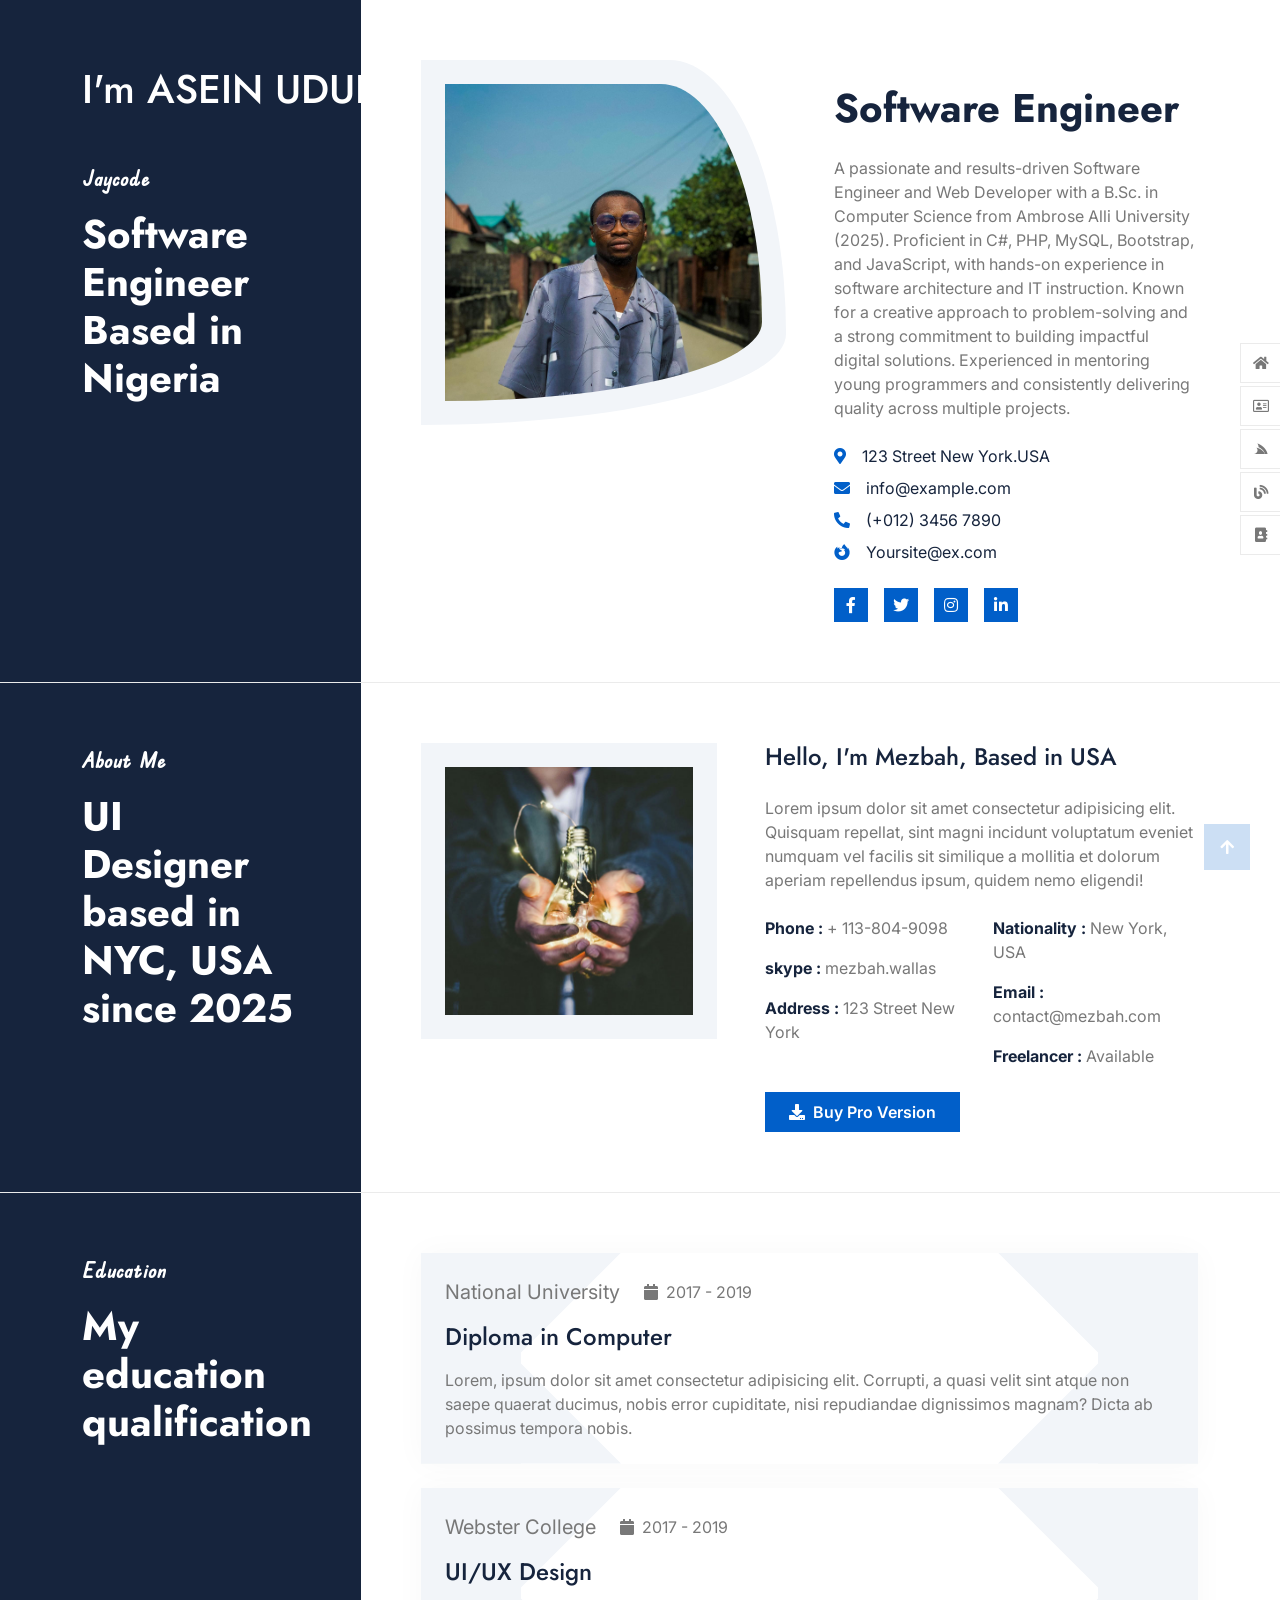
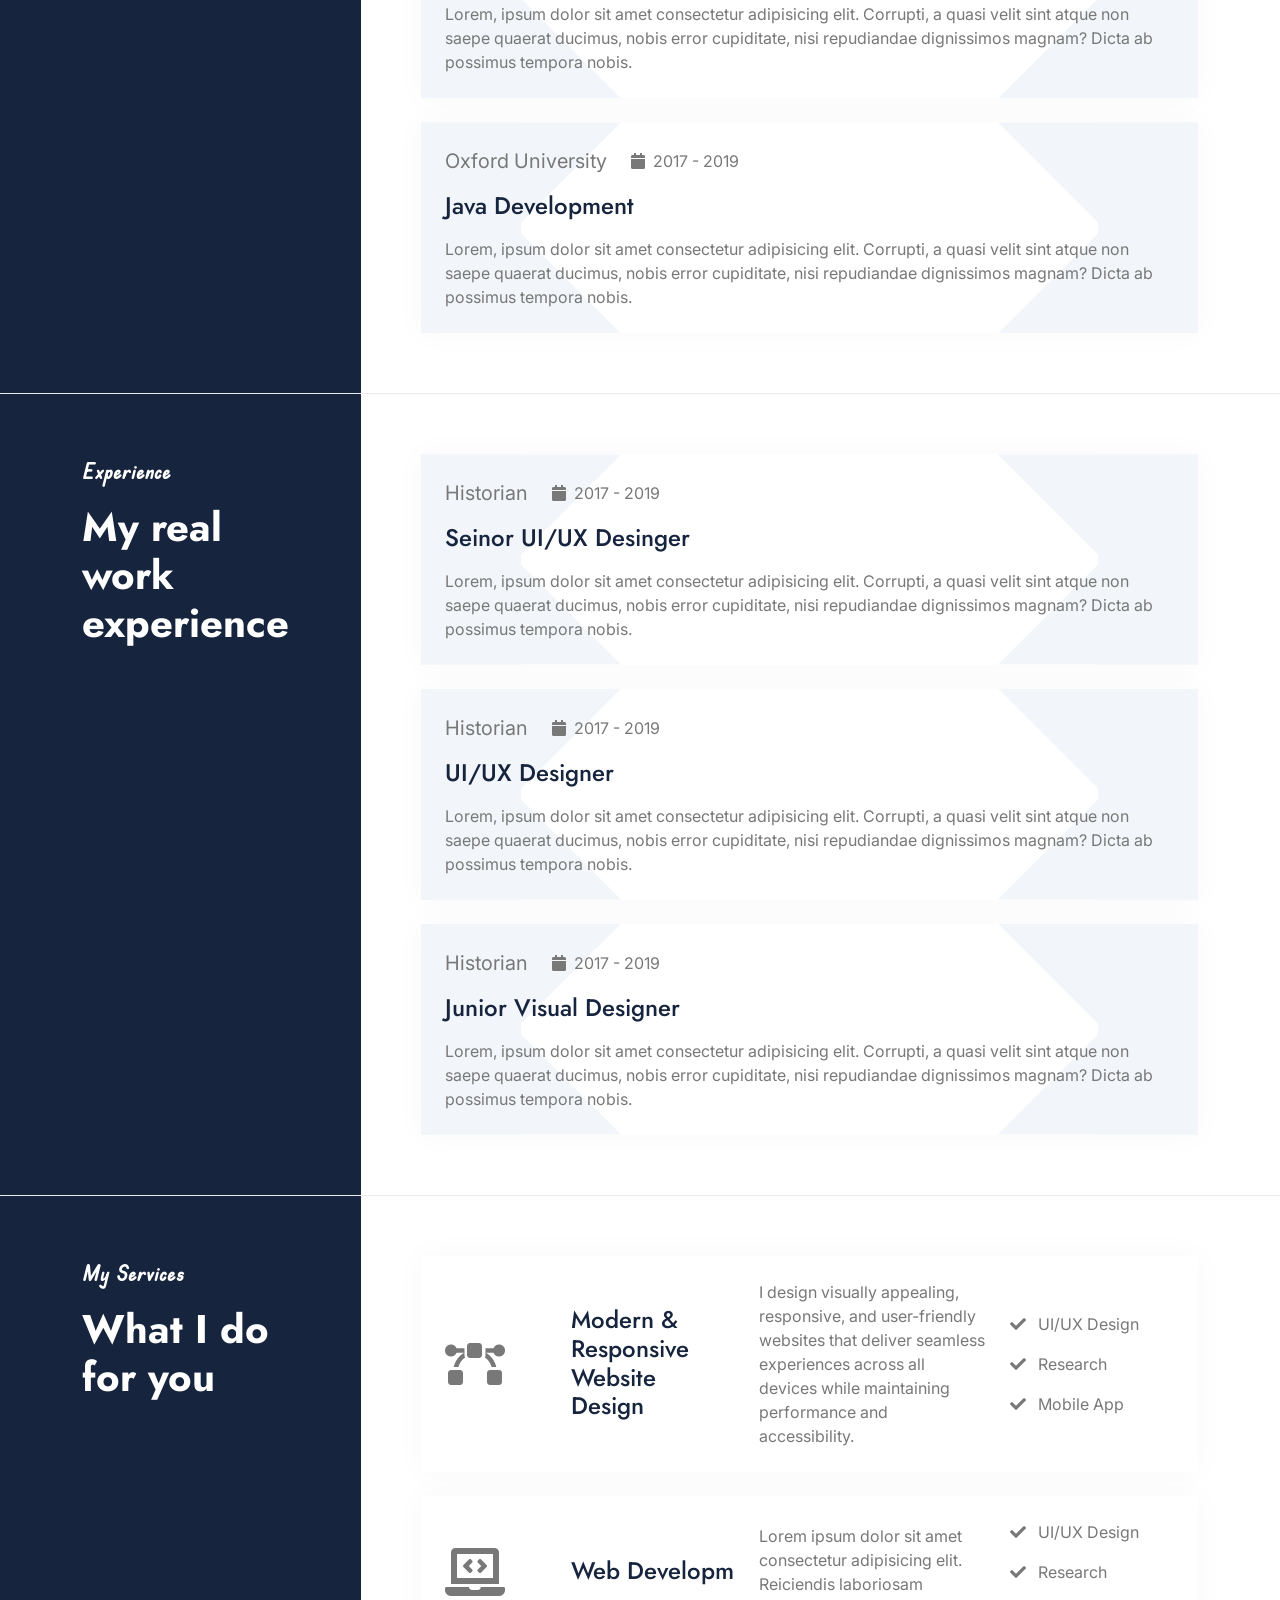
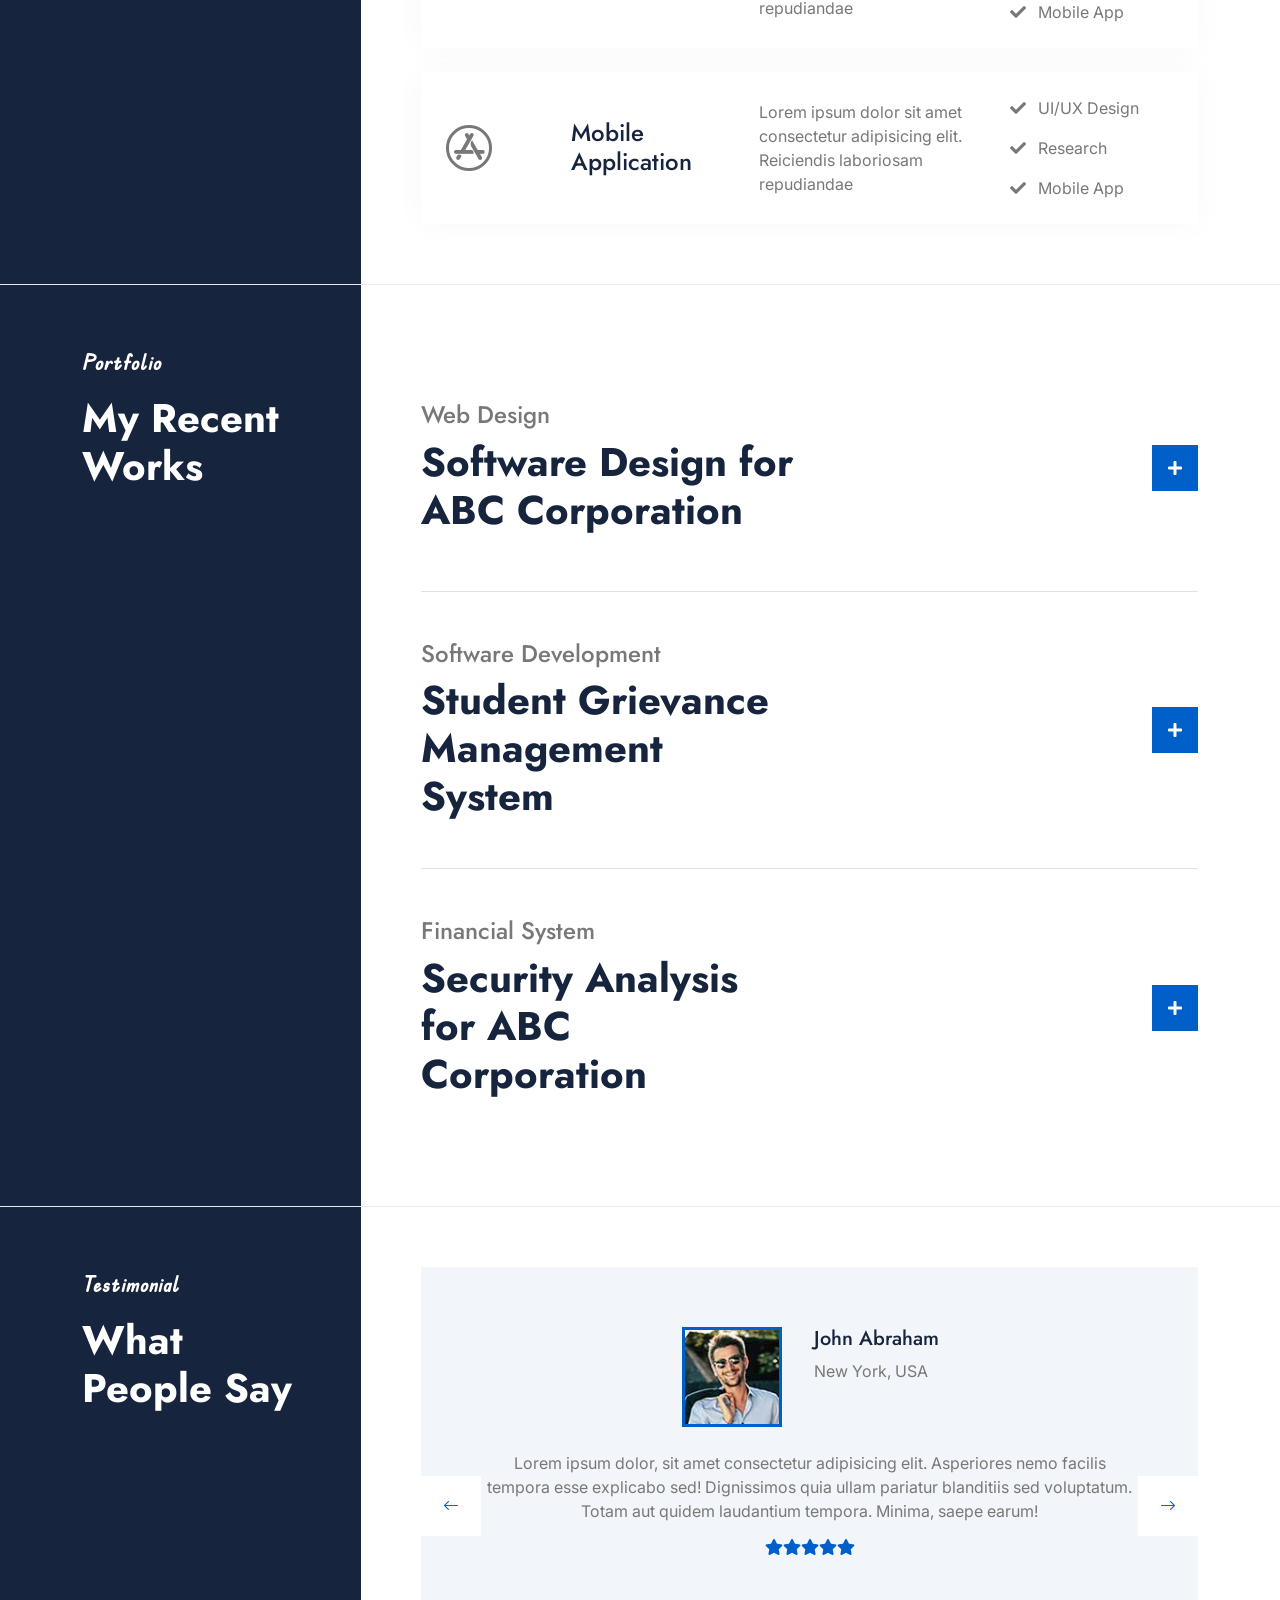
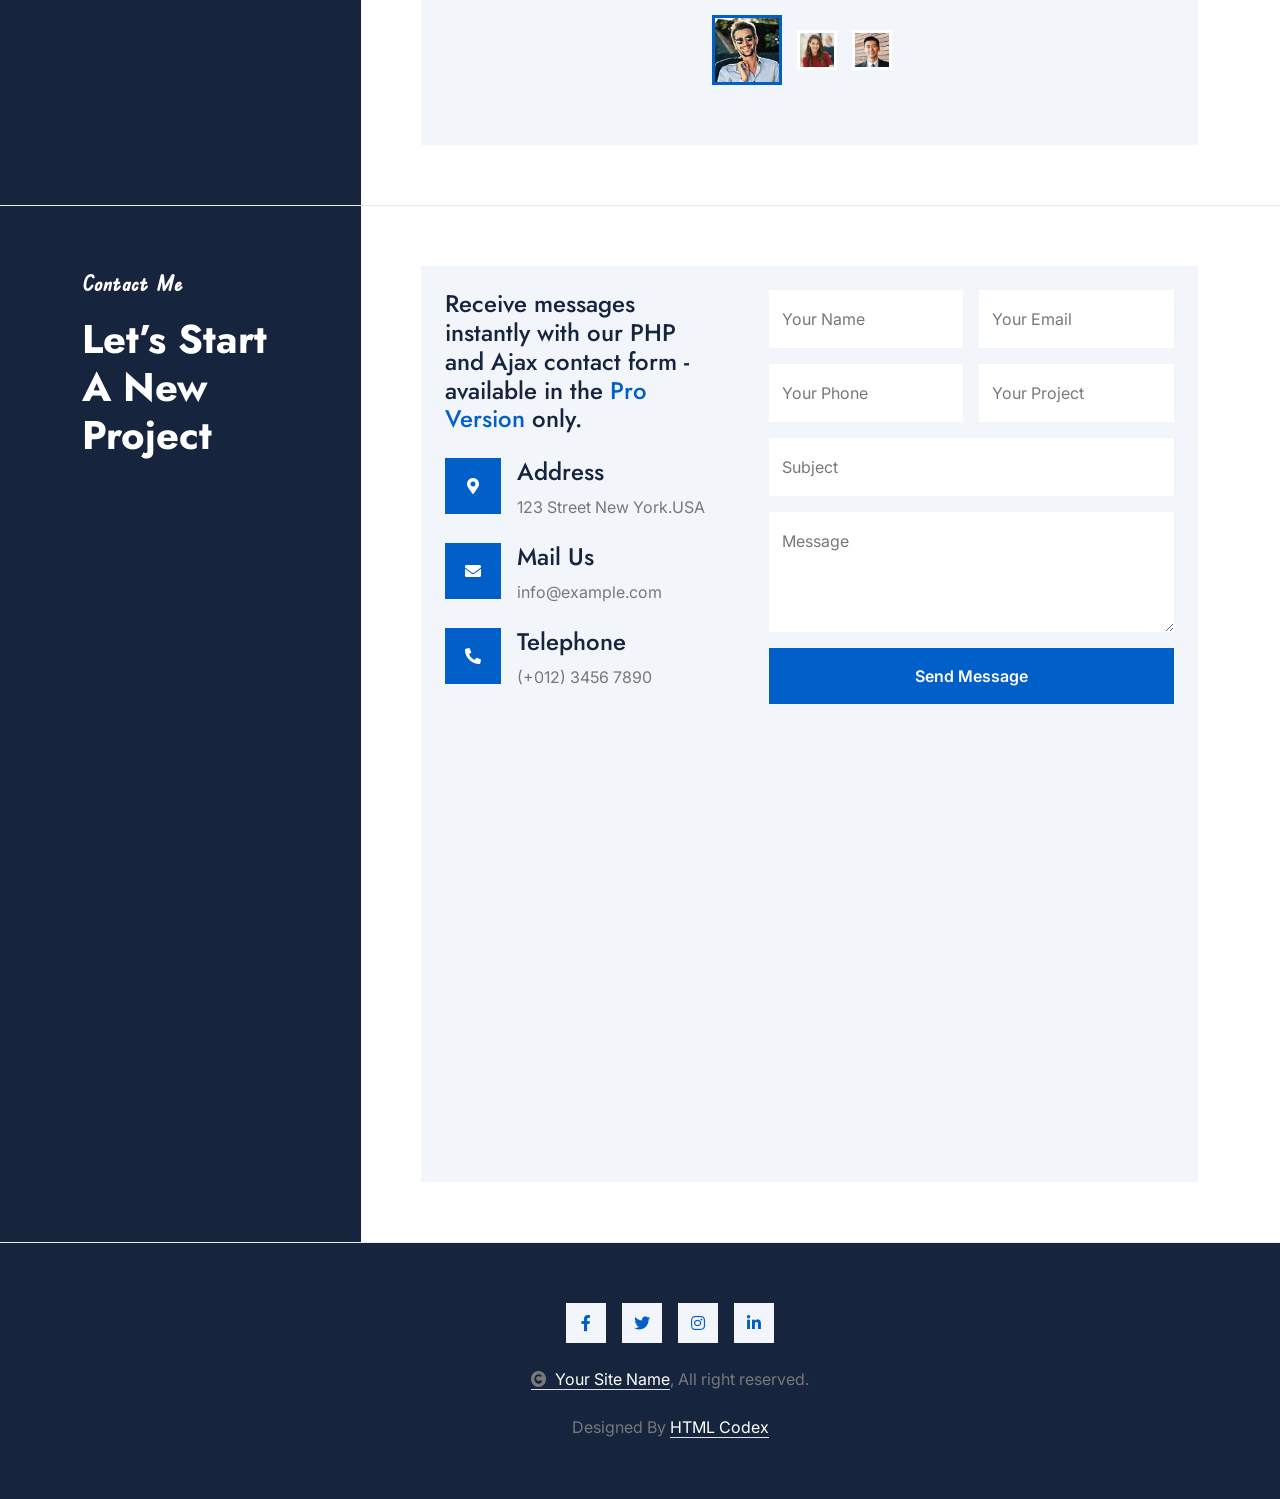
<file: index.html>
<!DOCTYPE html>
<html lang="en">

    <head>
        <meta charset="utf-8">
        <title>AUE - Jay-Code | Software Engineer</title>
        <meta content="width=device-width, initial-scale=1.0" name="viewport">
        <meta content="" name="keywords">
        <meta content="" name="description">

        <!-- Google Web Fonts -->
        <link rel="preconnect" href="https://fonts.googleapis.com">
        <link rel="preconnect" href="https://fonts.gstatic.com" crossorigin>
        <link href="https://fonts.googleapis.com/css2?family=Inter:wght@100..900&family=Edu+TAS+Beginner:wght@400..700&family=Jost:ital,wght@0,100..900;1,100..900&display=swap" rel="stylesheet">

        <!-- Icon Font Stylesheet -->
        <link rel="stylesheet" href="https://use.fontawesome.com/releases/v5.15.4/css/all.css"/>
        <link href="https://cdn.jsdelivr.net/npm/bootstrap-icons@1.4.1/font/bootstrap-icons.css" rel="stylesheet">

        <!-- Libraries Stylesheet -->
        <link rel="stylesheet" href="lib/animate/animate.min.css"/>
        <link href="lib/lightbox/css/lightbox.min.css" rel="stylesheet">
        <link href="lib/owlcarousel/assets/owl.carousel.min.css" rel="stylesheet">

        <link rel="icon" href="images/logo.png" type="image/x-icon">

        <!-- Customized Bootstrap Stylesheet -->
        <link href="css/bootstrap.min.css" rel="stylesheet">

        <!-- Template Stylesheet -->
        <link href="css/style.css" rel="stylesheet">

        <style>
            body.loader-active {
                overflow: hidden;
            }

            .site-loader {
                position: fixed;
                inset: 0;
                z-index: 99999;
                display: flex;
                align-items: center;
                justify-content: center;
                background: linear-gradient(135deg, #0f172a 0%, #111827 100%);
                transition: opacity 0.4s ease, visibility 0.4s ease;
            }

            .site-loader.is-hidden {
                opacity: 0;
                visibility: hidden;
                pointer-events: none;
            }

            .site-loader .loader-card {
                width: min(90vw, 420px);
                padding: 28px 24px;
                border-radius: 20px;
                background: rgba(255, 255, 255, 0.1);
                backdrop-filter: blur(12px);
                border: 1px solid rgba(255, 255, 255, 0.15);
                box-shadow: 0 20px 45px rgba(0, 0, 0, 0.35);
            }

            .site-loader .progress-bar {
                width: 100%;
                height: 30px;
                background: rgba(255, 255, 255, 0.18);
                border-radius: 999px;
                overflow: hidden;
                position: relative;
            }

            .site-loader .bar-fill {
                width: 0%;
                height: 100%;
                background: linear-gradient(90deg, #024abf 0%, #2b6fd6 100%);
                transition: width 0.06s linear;
            }

            .site-loader .percent {
                position: absolute;
                inset: 0;
                display: grid;
                place-items: center;
                font-weight: 700;
                color: #fff;
                font-size: 0.95rem;
            }

            .site-loader .status {
                display: block;
                margin-top: 15px;
                text-align: center;
                font-size: 1rem;
                color: #e5e7eb;
            }
        </style>
    </head>

    <body>

        <div id="siteLoader" class="site-loader">
            <div class="loader-card">
                <div class="progress-bar">
                    <div class="bar-fill"></div>
                    <div class="percent">0%</div>
                </div>
                <span class="status">Loading...</span>
            </div>
        </div>


        <!-- Navbar Start -->
        <div class="container-fluid nav-section border-0">
            <nav class="navbar navbar-light">
                <div class="navbar-nav flex-column">
                    <a href="#pigraHome" class="nav-item nav-link active"><span class="fa fa-home"></span> Home</a>
                    <a href="#pigraAbout" class="nav-item nav-link"><span class="far fa-address-card"></span> About</a>
                    <a href="#pigraService" class="nav-item nav-link"><span class="fab fa-servicestack"></span> Service</a>
                    <a href="#pigraPortfolio" class="nav-item nav-link"><span class="fa fa-blog"></span> Projects</a>
                    <a href="#pigraContact" class="nav-item nav-link"><span class="fas fa-address-book"></span> Contact</a>
                </div>
            </nav>
        </div>
        <!-- Navbar End -->

        <!-- Header Start -->
        <div class="container-fluid" id="pigraHome">
            <div class="container">
                <div class="row g-0">
                    <div class="col-12 col-lg-3">
                        <div class="header-content bg-dark h-100 pt-6 pe-6 pb-6">
                            <a href="index.html" class="navbar-brand d-inline-flex pb-5 wow fadeInUp" data-wow-delay="0.1s">
                                <h1 class="display-8 text-white mb-0">I'm ASEIN UDUEHI</h1>
                            </a>
                            <div class="text-start d-flex flex-column justify-content-center wow fadeInUp" data-wow-delay="0.3s">
                                <p class="text-white sub-title"> Jaycode </p>
                                <h1 class="display-6 text-white mb-0">Software Engineer Based in Nigeria</h1>
                            </div>
                        </div>
                    </div>
                    <div class="col-12 col-lg-9">
                        <div class="header-img d-flex h-100 pt-6 ps-6 pb-6">
                            <div class="row g-5">
                                <div class="col-xl-6 wow fadeInUp" data-wow-delay="0.1s">
                                    <div class="bg-light p-4" style="border-radius: 68% 32% 100% 0% / 0% 75% 25% 100%;">
                                        <img src="img/header-img.jpg" class="img-fluid w-100" style="border-radius: 68% 32% 100% 0% / 0% 75% 25% 100%;" alt="Asein Uduehi">
                                    </div>
                                </div>
                                <div class="col-xl-6 wow fadeInUp" data-wow-delay="0.3s">
                                    <h1 class="display-6 mb-4">  <h1 class="display-6 mb-4"><span id="role-swapper">Software Engineer</span></h1></h1>
                                    <p class="mb-4">A passionate and results-driven Software Engineer and Web Developer with a B.Sc. 
                                                    in Computer Science from Ambrose Alli University (2025). Proficient in C#, PHP, MySQL, Bootstrap, and JavaScript, 
                                                    with hands-on experience in software architecture and IT instruction. 
                                                    Known for a creative approach to problem-solving and a strong commitment to building impactful digital solutions.
                                                     Experienced in mentoring young programmers and consistently delivering quality across multiple projects.
                                    </p>
                                    <div class="d-flex align-items-center mb-2">
                                        <i class="fas fa-map-marker-alt text-primary me-3"></i>
                                        <p class="text-dark mb-0">123 Street New York.USA</p>
                                    </div>
                                    <div class="d-flex align-items-center mb-2">
                                        <i class="fas fa-envelope text-primary me-3"></i>
                                        <p class="text-dark mb-0">info@example.com</p>
                                    </div>
                                    <div class="d-flex align-items-center mb-2">
                                        <i class="fa fa-phone-alt text-primary me-3"></i>
                                        <p class="text-dark mb-0">(+012) 3456 7890</p>
                                    </div>
                                    <div class="d-flex align-items-center mb-4">
                                        <i class="fab fa-firefox-browser text-primary me-3"></i>
                                        <p class="text-dark mb-0">Yoursite@ex.com</p>
                                    </div>
                                    <div class="d-flex">
                                        <a class="btn btn-primary btn-sm-square me-3" href="#"><i class="fab fa-facebook-f text-white"></i></a>
                                        <a class="btn btn-primary btn-sm-square me-3" href="#"><i class="fab fa-twitter text-white"></i></a>
                                        <a class="btn btn-primary btn-sm-square me-3" href="#"><i class="fab fa-instagram text-white"></i></a>
                                        <a class="btn btn-primary btn-sm-square me-0" href="#"><i class="fab fa-linkedin-in text-white"></i></a>
                                    </div>
                                </div>
                            </div>
                        </div>
                    </div>
                </div>
            </div>
        </div>
        <!-- Header End -->


        <!-- About Start -->
        <div class="container-fluid" id="pigraAbout">
            <div class="container">
                <div class="row g-0">
                    <div class="col-12 col-lg-3">
                        <div class="about-header bg-dark h-100 pt-6 pe-6 pb-6">
                            <div class="text-start d-flex flex-column justify-content-center wow fadeInUp" data-wow-delay="0.1s">
                                <p class="text-white sub-title">About Me</p>
                                <h1 class="display-6 text-white mb-0">UI Designer based in NYC, USA since 2025</h1>
                            </div>
                        </div>
                    </div>
                    <div class="col-12 col-lg-9">
                        <div class="about-content h-100 pt-6 ps-6 pb-6">
                            <div class="row g-5">
                                <div class="col-xl-5">
                                    <div class="about-img bg-light p-4 wow fadeInUp" data-wow-delay="0.1s">
                                        <img src="img/about.jpg" class="img-fluid w-100" alt="Image">
                                        <div class="sosial-icon">
                                            <a class="btn btn-primary btn-sm-square mb-3" href="#"><i class="fab fa-facebook-f text-white"></i></a>
                                            <a class="btn btn-primary btn-sm-square mb-3" href="#"><i class="fab fa-twitter text-white"></i></a>
                                            <a class="btn btn-primary btn-sm-square mb-3" href="#"><i class="fab fa-instagram text-white"></i></a>
                                            <a class="btn btn-primary btn-sm-square mb-0" href="#"><i class="fab fa-linkedin-in text-white"></i></a>
                                        </div>
                                    </div>
                                </div>
                                <div class="col-xl-7 wow fadeInUp" data-wow-delay="0.3s">
                                    <h4 class="mb-4">Hello, I'm Mezbah, Based in USA</h4>
                                    <p class="mb-4">Lorem ipsum dolor sit amet consectetur adipisicing elit. Quisquam repellat, sint magni incidunt voluptatum eveniet numquam vel facilis sit similique a mollitia et dolorum aperiam repellendus ipsum, quidem nemo eligendi!
                                    </p>
                                    <div class="row g-4 mb-4">
                                        <div class="col-6">
                                            <p><strong class="fw-bold text-dark">Phone :</strong> + 113-804-9098</p>
                                            <p><strong class="fw-bold text-dark">skype :</strong> mezbah.wallas</p>
                                            <p class="mb-0"><strong class="fw-bold text-dark">Address :</strong> 123 Street New York</p>
                                        </div>
                                        <div class="col-6">
                                            <p><strong class="fw-bold text-dark">Nationality :</strong> New York, USA</p>
                                            <p><strong class="fw-bold text-dark">Email :</strong> contact@mezbah.com</p>
                                            <p class="mb-0"><strong class="fw-bold text-dark">Freelancer :</strong> Available</p>
                                        </div>
                                    </div>
                                    <a href="https://htmlcodex.com/downloading/?item=3433" class="btn btn-primary py-2 px-4"> <i class="fas fa-download me-2"></i>Buy Pro Version</a>
                                </div>
                            </div>
                        </div>
                    </div>
                </div>
            </div>
        </div>
        <!-- About End -->


        <!-- Education Start -->
        <div class="container-fluid">
            <div class="container">
                <div class="row g-0">
                    <div class="col-lg-3">
                        <div class="education-header bg-dark h-100 pt-6 pe-6 pb-6">
                            <div class="text-start d-flex flex-column justify-content-center wow fadeInUp" data-wow-delay="0.1s">
                                <p class="text-white sub-title">Education</p>
                                <h1 class="display-6 text-white mb-0">My education qualification</h1>
                            </div>
                        </div>
                    </div>
                    <div class="col-lg-9">
                        <div class="education-content h-100 pt-6 ps-6 pb-6">
                            <div class="row g-4">
                                <div class="col-12">
                                    <div class="education-item rounded p-4 h-100 wow fadeInUp" data-wow-delay="0.1s">
                                        <div class="d-flex align-items-center mb-3">
                                            <p class="fs-5 mb-0 me-4">National University</p>
                                            <div>
                                                <span class="fa fa-calendar me-1"></span> 2017 - 2019
                                            </div>
                                        </div>
                                        <h4 class="mb-3">Diploma in Computer</h4>
                                        <p class="mb-0">Lorem, ipsum dolor sit amet consectetur adipisicing elit. Corrupti, a quasi velit sint atque non saepe quaerat ducimus, nobis error cupiditate, nisi repudiandae dignissimos magnam? Dicta ab possimus tempora nobis.
                                        </p>
                                    </div>
                                </div>
                                <div class="col-12">
                                    <div class="education-item rounded p-4 h-100 wow fadeInUp" data-wow-delay="0.3s">
                                        <div class="d-flex align-items-center mb-3">
                                            <p class="fs-5 mb-0 me-4">Webster College</p>
                                            <div>
                                                <span class="fa fa-calendar me-1"></span> 2017 - 2019
                                            </div>
                                        </div>
                                        <h4 class="mb-3">UI/UX Design</h4>
                                        <p class="mb-0">Lorem, ipsum dolor sit amet consectetur adipisicing elit. Corrupti, a quasi velit sint atque non saepe quaerat ducimus, nobis error cupiditate, nisi repudiandae dignissimos magnam? Dicta ab possimus tempora nobis.
                                        </p>
                                    </div>
                                </div>
                                <div class="col-12">
                                    <div class="education-item rounded p-4 h-100 wow fadeInUp" data-wow-delay="0.5s">
                                        <div class="d-flex align-items-center mb-3">
                                            <p class="fs-5 mb-0 me-4">Oxford University</p>
                                            <div>
                                                <span class="fa fa-calendar me-1"></span> 2017 - 2019
                                            </div>
                                        </div>
                                        <h4 class="mb-3">Java Development</h4>
                                        <p class="mb-0">Lorem, ipsum dolor sit amet consectetur adipisicing elit. Corrupti, a quasi velit sint atque non saepe quaerat ducimus, nobis error cupiditate, nisi repudiandae dignissimos magnam? Dicta ab possimus tempora nobis.
                                        </p>
                                    </div>
                                </div>
                            </div>
                        </div>
                    </div>
                </div>
            </div>
        </div>
        <!-- Education End -->

        <!-- Experience Start -->
        <div class="container-fluid">
            <div class="container">
                <div class="row g-0">
                    <div class="col-lg-3">
                        <div class="experience-header bg-dark h-100 pt-6 pe-6 pb-6">
                            <div class="text-start d-flex flex-column justify-content-center wow fadeInUp" data-wow-delay="0.1s">
                                <p class="text-white sub-title">Experience</p>
                                <h1 class="display-6 text-white mb-0">My real work experience</h1>
                            </div>
                        </div>
                    </div>
                    <div class="col-lg-9">
                        <div class="experience-content h-100 pt-6 ps-6 pb-6">
                            <div class="row g-4">
                                <div class="col-12">
                                    <div class="experience-item rounded p-4 h-100 wow fadeInUp" data-wow-delay="0.1s">
                                        <div class="d-flex align-items-center mb-3">
                                            <p class="fs-5 mb-0 me-4">Historian</p>
                                            <div>
                                                <span class="fa fa-calendar me-1"></span> 2017 - 2019
                                            </div>
                                        </div>
                                        <h4 class="mb-3">Seinor UI/UX Desinger</h4>
                                        <p class="mb-0">Lorem, ipsum dolor sit amet consectetur adipisicing elit. Corrupti, a quasi velit sint atque non saepe quaerat ducimus, nobis error cupiditate, nisi repudiandae dignissimos magnam? Dicta ab possimus tempora nobis.
                                        </p>
                                    </div>
                                </div>
                                <div class="col-12">
                                    <div class="experience-item rounded p-4 h-100 wow fadeInUp" data-wow-delay="0.3s">
                                        <div class="d-flex align-items-center mb-3">
                                            <p class="fs-5 mb-0 me-4">Historian</p>
                                            <div>
                                                <span class="fa fa-calendar me-1"></span> 2017 - 2019
                                            </div>
                                        </div>
                                        <h4 class="mb-3">UI/UX Designer</h4>
                                        <p class="mb-0">Lorem, ipsum dolor sit amet consectetur adipisicing elit. Corrupti, a quasi velit sint atque non saepe quaerat ducimus, nobis error cupiditate, nisi repudiandae dignissimos magnam? Dicta ab possimus tempora nobis.
                                        </p>
                                    </div>
                                </div>
                                <div class="col-12">
                                    <div class="experience-item rounded p-4 h-100 wow fadeInUp" data-wow-delay="0.5s">
                                        <div class="d-flex align-items-center mb-3">
                                            <p class="fs-5 mb-0 me-4">Historian</p>
                                            <div>
                                                <span class="fa fa-calendar me-1"></span> 2017 - 2019
                                            </div>
                                        </div>
                                        <h4 class="mb-3">Junior Visual Designer</h4>
                                        <p class="mb-0">Lorem, ipsum dolor sit amet consectetur adipisicing elit. Corrupti, a quasi velit sint atque non saepe quaerat ducimus, nobis error cupiditate, nisi repudiandae dignissimos magnam? Dicta ab possimus tempora nobis.
                                        </p>
                                    </div>
                                </div>
                            </div>
                        </div>
                    </div>
                </div>
            </div>
        </div>
        <!-- Exparience End -->


        <!-- Service Start -->
        <div class="container-fluid" id="pigraService">
            <div class="container">
                <div class="row g-0">
                    <div class="col-lg-3">
                        <div class="service-header h-100 bg-dark pt-6 pe-6 pb-6">
                            <div class="text-start d-flex flex-column justify-content-center wow fadeInUp" data-wow-delay="0.1s">
                                <p class="text-white sub-title">My Services</p>
                                <h1 class="display-6 text-white mb-0">What I do for you</h1>
                            </div>
                        </div>
                    </div>
                    <div class="col-lg-9">
                        <div class="service-content h-100 pt-6 ps-6 pb-6">
                            <div class="row g-4">
                                <div class="col-12">
                                    <div class="service-item p-4 wow fadeInUp" data-wow-delay="0.1s">
                                        <div class="row g-4 align-items-center">
                                            <div class="col-xl-2">
                                                <i class="fas fa-bezier-curve fa-3x"></i>
                                            </div>
                                            <div class="col-xl-3">
                                                <h4 class="mb-0">Modern & Responsive Website Design</h4>
                                            </div>
                                            <div class="col-xl-4">
                                                <p class="mb-0">I design visually appealing, responsive, and user-friendly websites 
                                                    that deliver seamless experiences
                                                     across all devices while maintaining performance and accessibility.
                                                </p>
                                            </div>
                                            <div class="col-xl-3">
                                                <p><i class="fa fa-check me-2"></i> UI/UX Design</p>
                                                <p><i class="fa fa-check me-2"></i> Research</p>
                                                <p class="mb-0"><i class="fa fa-check me-2"></i> Mobile App</p>
                                            </div>
                                        </div>
                                    </div>
                                </div>
                                <div class="col-12">
                                    <div class="service-item p-4 wow fadeInUp" data-wow-delay="0.3s">
                                        <div class="row g-4 align-items-center">
                                            <div class="col-xl-2">
                                                <i class="fas fa-laptop-code fa-3x"></i>
                                            </div>
                                            <div class="col-xl-3">
                                                <h4 class="mb-0">Web Developm</h4>
                                            </div>
                                            <div class="col-xl-4">
                                                <p class="mb-0">Lorem ipsum dolor sit amet consectetur adipisicing elit. Reiciendis laboriosam repudiandae
                                                </p>
                                            </div>
                                            <div class="col-xl-3">
                                                <p><i class="fa fa-check me-2"></i> UI/UX Design</p>
                                                <p><i class="fa fa-check me-2"></i> Research</p>
                                                <p class="mb-0"><i class="fa fa-check me-2"></i> Mobile App</p>
                                            </div>
                                        </div>
                                    </div>
                                </div>
                                <div class="col-12">
                                    <div class="service-item p-4 wow fadeInUp" data-wow-delay="0.5s">
                                        <div class="row g-4 align-items-center">
                                            <div class="col-xl-2">
                                                <i class="fab fa-app-store fa-3x"></i>
                                            </div>
                                            <div class="col-xl-3">
                                                <h4 class="mb-0">Mobile Application</h4>
                                            </div>
                                            <div class="col-xl-4">
                                                <p class="mb-0">Lorem ipsum dolor sit amet consectetur adipisicing elit. Reiciendis laboriosam repudiandae
                                                </p>
                                            </div>
                                            <div class="col-xl-3">
                                                <p><i class="fa fa-check me-2"></i> UI/UX Design</p>
                                                <p><i class="fa fa-check me-2"></i> Research</p>
                                                <p class="mb-0"><i class="fa fa-check me-2"></i> Mobile App</p>
                                            </div>
                                        </div>
                                    </div>
                                </div>
                            </div>
                        </div>
                    </div>
                </div>
            </div>
        </div>
        <!-- Service End -->


        <!-- Portfolio Start -->
        <div class="container-fluid" id="pigraPortfolio">
            <div class="container">
                <div class="row g-0">
                    <div class="col-lg-3">
                        <div class="portfolio-header h-100 bg-dark pt-6 pe-6 pb-6">
                            <div class="text-start d-flex flex-column justify-content-center wow fadeInUp" data-wow-delay="0.1s">
                                <p class="text-white sub-title">Portfolio</p>
                                <h1 class="display-6 text-white mb-0">My Recent Works</h1>
                            </div>
                        </div>
                    </div>
                    <div class="col-lg-9">
                        <div class="portfolio-content h-100 pt-6 ps-6 pb-6">
                            <div class="portfolio-item py-5 border-bottom wow fadeInUp" data-wow-delay="0.1s">
                                <div class="row g-4 align-items-center">
                                    <div class="col-xl-6">
                                        <h4 class="text-body">Web Design</h4>
                                        <h1 class="display-6 mb-0">Software Design for ABC Corporation</h1>
                                    </div>
                                    <div class="col-9 col-xl-4">
                                        <div class="portfolio-img">
                                            <div class="portfolio-img-inner">
                                                <img src="img/Portfolio-1.jpg" class="img-fluid" alt="Image">
                                            </div>
                                        </div>
                                    </div>
                                    <div class="col-3 col-xl-2">
                                        <div class="view-img">
                                            <a href="img/Portfolio-1.jpg" class="btn btn-primary btn-lg-square"  data-lightbox="Portfolio-1"><i class="fas fa-plus"></i></a>
                                        </div>
                                    </div>
                                </div>
                            </div>
                            <div class="portfolio-item py-5 border-bottom wow fadeInUp" data-wow-delay="0.3s">
                                <div class="row g-4 align-items-center">
                                    <div class="col-xl-6">
                                        <h4 class="text-body">Software Development</h4>
                                        <h1 class="display-6 mb-0">Student Grievance Management System</h1>
                                    </div>
                                    <div class="col-9 col-xl-4">
                                        <div class="portfolio-img">
                                            <div class="portfolio-img-inner">
                                                <img src="img/portfolio-2.jpg" class="img-fluid" alt="Image">
                                            </div>
                                        </div>
                                    </div>
                                    <div class="col-3 col-xl-2">
                                        <div class="view-img">
                                            <a href="img/portfolio-2.jpg" class="btn btn-primary btn-lg-square"  data-lightbox="portfolio-2"><i class="fas fa-plus"></i></a>
                                        </div>
                                    </div>
                                </div>
                            </div>
                            <div class="portfolio-item py-5 wow fadeInUp" data-wow-delay="0.5s">
                                <div class="row g-4 align-items-center">
                                    <div class="col-xl-6">
                                        <h4 class="text-body">Financial System</h4>
                                        <h1 class="display-6 mb-0">Security Analysis for ABC Corporation</h1>
                                    </div>
                                    <div class="col-9 col-xl-4">
                                        <div class="portfolio-img">
                                            <div class="portfolio-img-inner">
                                                <img src="img/portfolio-3.jpg" class="img-fluid" alt="Image">
                                            </div>
                                        </div>
                                    </div>
                                    <div class="col-3 col-xl-2">
                                        <div class="view-img">
                                            <a href="img/portfolio-3.jpg" class="btn btn-primary btn-lg-square"  data-lightbox="portfolio-3"><i class="fas fa-plus"></i></a>
                                        </div>
                                    </div>
                                </div>
                            </div>
                        </div>
                    </div>
                </div>
            </div>
        </div>
        <!-- Portfolio End -->


        <!-- Testimonial Start -->
        <div class="container-fluid">
            <div class="container">
                <div class="row g-0">
                    <div class="col-lg-3">
                        <div class="testimonial-header h-100 bg-dark pt-6 pe-6 pb-6">
                            <div class="text-start d-flex flex-column justify-content-center wow fadeInUp" data-wow-delay="0.1s">
                                <p class="text-white sub-title">Testimonial</p>
                                <h1 class="display-6 text-white mb-0">What People Say</h1>
                            </div>
                        </div>
                    </div>
                    <div class="col-lg-9">
                        <div class="testimonial-content h-100 pt-6 ps-6 pb-6">
                            <div class="testimonial-carousel owl-carousel bg-light wow fadeInUp" data-wow-delay="0.1s">
                                <div class="testimonial-item" data-dot="<img class='img-fluid' src='img/testimonial-img-1.jpg' alt=''>">
                                    <div class="row gy-4 gx-2 mb-4">
                                        <div class="col-sm-6">
                                            <div class="d-flex justify-content-sm-end">
                                                <div class="testimonial-inner-img border border-primary border-3 me-4" style="width: 100px; height: 100px;">
                                                    <img src="img/testimonial-img-1.jpg" class="img-fluid" style="object-fit: cover;" alt="">
                                                </div>
                                            </div>
                                        </div>
                                        <div class="col-sm-6">
                                            <div>
                                                <h5 class="mb-2">John Abraham</h5>
                                                <p class="mb-0">New York, USA</p>
                                            </div>
                                        </div>
                                    </div>
                                    <div class="text-sm-center">
                                        <p>Lorem ipsum dolor, sit amet consectetur adipisicing elit. Asperiores nemo facilis tempora esse explicabo sed! Dignissimos quia ullam pariatur blanditiis sed voluptatum. Totam aut quidem laudantium tempora. Minima, saepe earum!
                                        </p>
                                        <div class="d-flex justify-content-sm-center">
                                            <i class="fas fa-star text-primary"></i>
                                            <i class="fas fa-star text-primary"></i>
                                            <i class="fas fa-star text-primary"></i>
                                            <i class="fas fa-star text-primary"></i>
                                            <i class="fas fa-star text-primary"></i>
                                        </div>
                                    </div>
                                </div>
                                <div class="testimonial-item" data-dot="<img class='img-fluid' src='img/testimonial-img-2.jpg' alt=''>">
                                    <div class="row gy-4 gx-2 mb-4">
                                        <div class="col-sm-6">
                                            <div class="d-flex justify-content-sm-end">
                                                <div class="testimonial-inner-img border border-primary border-3 me-4" style="width: 100px; height: 100px;">
                                                    <img src="img/testimonial-img-2.jpg" class="img-fluid" style="object-fit: cover;" alt="">
                                                </div>
                                            </div>
                                        </div>
                                        <div class="col-sm-6">
                                            <div>
                                                <h5 class="mb-2">John Abraham</h5>
                                                <p class="mb-0">New York, USA</p>
                                            </div>
                                        </div>
                                    </div>
                                    <div class="text-sm-center">
                                        <p>Lorem ipsum dolor, sit amet consectetur adipisicing elit. Asperiores nemo facilis tempora esse explicabo sed! Dignissimos quia ullam pariatur blanditiis sed voluptatum. Totam aut quidem laudantium tempora. Minima, saepe earum!
                                        </p>
                                        <div class="d-flex justify-content-sm-center">
                                            <i class="fas fa-star text-primary"></i>
                                            <i class="fas fa-star text-primary"></i>
                                            <i class="fas fa-star text-primary"></i>
                                            <i class="fas fa-star text-primary"></i>
                                            <i class="fas fa-star text-primary"></i>
                                        </div>
                                    </div>
                                </div>
                                <div class="testimonial-item" data-dot="<img class='img-fluid' src='img/testimonial-img-3.jpg' alt=''>">
                                    <div class="row gy-4 gx-2 mb-4">
                                        <div class="col-sm-6">
                                            <div class="d-flex justify-content-sm-end">
                                                <div class="testimonial-inner-img border border-primary border-3 me-4" style="width: 100px; height: 100px;">
                                                    <img src="img/testimonial-img-3.jpg" class="img-fluid" style="object-fit: cover;" alt="">
                                                </div>
                                            </div>
                                        </div>
                                        <div class="col-sm-6">
                                            <div>
                                                <h5 class="mb-2">John Abraham</h5>
                                                <p class="mb-0">New York, USA</p>
                                            </div>
                                        </div>
                                    </div>
                                    <div class="text-sm-center">
                                        <p>Lorem ipsum dolor, sit amet consectetur adipisicing elit. Asperiores nemo facilis tempora esse explicabo sed! Dignissimos quia ullam pariatur blanditiis sed voluptatum. Totam aut quidem laudantium tempora. Minima, saepe earum!
                                        </p>
                                        <div class="d-flex justify-content-sm-center">
                                            <i class="fas fa-star text-primary"></i>
                                            <i class="fas fa-star text-primary"></i>
                                            <i class="fas fa-star text-primary"></i>
                                            <i class="fas fa-star text-primary"></i>
                                            <i class="fas fa-star text-primary"></i>
                                        </div>
                                    </div>
                                </div>
                            </div>
                        </div>
                    </div>
                </div>
            </div>
        </div>
        <!-- Testimonial End -->


        <!-- Contact Start -->
        <div class="container-fluid" id="pigraContact">
            <div class="container">
                <div class="row g-0">
                    <div class="col-lg-3">
                        <div class="contact-header h-100 bg-dark pt-6 pe-6 pb-6">
                            <div class="text-start d-flex flex-column justify-content-center wow fadeInUp" data-wow-delay="0.1s">
                                <p class="text-white sub-title">Contact Me</p>
                                <h1 class="display-6 text-white mb-0">Let’s Start A New Project</h1>
                            </div>
                        </div>
                    </div>
                    <div class="col-lg-9">
                       <div class="contact-content h-100 pt-6 ps-6 pb-6">
                            <div class="bg-light p-4">
                                <div class="row g-5">
                                    <div class="col-xl-5 wow fadeInUp" data-wow-delay="0.1s">
                                        <h4 class="mb-4">Receive messages instantly with our PHP and Ajax contact form - available in the <a href="https://htmlcodex.com/downloading/?item=3433">Pro Version</a> only.</h4>
                                        <div class="d-flex mb-4">
                                            <div class="btn-xl-square bg-primary text-white me-3">
                                                <i class="fas fa-map-marker-alt"></i>
                                            </div>
                                            <div>
                                                <h4>Address</h4>
                                                <p class="mb-0">123 Street New York.USA</p>
                                            </div>
                                        </div>
                                        <div class="d-flex mb-4">
                                            <div class="btn-xl-square bg-primary text-white me-3">
                                                <i class="fas fa-envelope"></i>
                                            </div>
                                            <div>
                                                <h4>Mail Us</h4>
                                                <p class="mb-0">info@example.com</p>
                                            </div>
                                        </div>
                                        <div class="d-flex">
                                            <div class="btn-xl-square bg-primary text-white me-3">
                                                <i class="fa fa-phone-alt"></i>
                                            </div>
                                            <div>
                                                <h4>Telephone</h4>
                                                <p class="mb-0">(+012) 3456 7890</p>
                                            </div>
                                        </div>
                                    </div>
                                    <div class="col-xl-7 wow fadeInUp" data-wow-delay="0.3s">
                                        <div>
                                            <form>
                                                <div class="row g-3">
                                                    <div class="col-lg-12 col-xl-6">
                                                        <div class="form-floating">
                                                            <input type="text" class="form-control border-0" id="name" placeholder="Your Name">
                                                            <label for="name">Your Name</label>
                                                        </div>
                                                    </div>
                                                    <div class="col-lg-12 col-xl-6">
                                                        <div class="form-floating">
                                                            <input type="email" class="form-control border-0" id="email" placeholder="Your Email">
                                                            <label for="email">Your Email</label>
                                                        </div>
                                                    </div>
                                                    <div class="col-lg-12 col-xl-6">
                                                        <div class="form-floating">
                                                            <input type="phone" class="form-control border-0" id="phone" placeholder="Phone">
                                                            <label for="phone">Your Phone</label>
                                                        </div>
                                                    </div>
                                                    <div class="col-lg-12 col-xl-6">
                                                        <div class="form-floating">
                                                            <input type="text" class="form-control border-0" id="project" placeholder="Project">
                                                            <label for="project">Your Project</label>
                                                        </div>
                                                    </div>
                                                    <div class="col-12">
                                                        <div class="form-floating">
                                                            <input type="text" class="form-control border-0" id="subject" placeholder="Subject">
                                                            <label for="subject">Subject</label>
                                                        </div>
                                                    </div>
                                                    <div class="col-12">
                                                        <div class="form-floating">
                                                            <textarea class="form-control border-0" placeholder="Leave a message here" id="message" style="height: 120px"></textarea>
                                                            <label for="message">Message</label>
                                                        </div>
                
                                                    </div>
                                                    <div class="col-12">
                                                        <button class="btn btn-primary w-100 py-3">Send Message</button>
                                                    </div>
                                                </div>
                                            </form>
                                        </div>
                                    </div>
                                    <div class="col-12 wow fadeInUp" data-wow-delay="0.5s">
                                        <div class="rounded">
                                            <iframe class="rounded w-100" 
                                            style="height: 400px;" src="https://www.google.com/maps/embed?pb=!1m18!1m12!1m3!1d387191.33750346623!2d-73.97968099999999!3d40.6974881!2m3!1f0!2f0!3f0!3m2!1i1024!2i768!4f13.1!3m3!1m2!1s0x89c24fa5d33f083b%3A0xc80b8f06e177fe62!2sNew%20York%2C%20NY%2C%20USA!5e0!3m2!1sen!2sbd!4v1694259649153!5m2!1sen!2sbd" 
                                            loading="lazy" referrerpolicy="no-referrer-when-downgrade"></iframe>
                                        </div>
                                    </div>
                                </div>
                            </div>
                       </div>
                    </div>
                </div>
            </div>
        </div>
        <!-- Contact End -->


        <!-- Footer Start -->
        <div class="container-fluid footer bg-dark border-bottom-0">
            <div class="container wow fadeIn" data-wow-delay="0.1s">
                <div class="row g-0">
                    <div class="col-12">
                       <div class="footer-content h-100 pt-6 ps-6 pb-6">
                            <div class="row g-4 align-items-center">
                                <div class="col-12 text-center">
                                    <div class="d-flex justify-content-center">
                                        <a class="btn btn-light btn-md-square me-3" href=""><i class="fab fa-facebook-f"></i></a>
                                        <a class="btn btn-light btn-md-square me-3" href=""><i class="fab fa-twitter"></i></a>
                                        <a class="btn btn-light btn-md-square me-3" href=""><i class="fab fa-instagram"></i></a>
                                        <a class="btn btn-light btn-md-square me-0" href=""><i class="fab fa-linkedin-in"></i></a>
                                    </div>
                                </div>
                                <div class="col-12 text-center">
                                    <span class="text-body"><a href="#" class="border-bottom text-white"><i class="fas fa-copyright text-body me-2"></i>Your Site Name</a>, All right reserved.</span>
                                </div>
                                <div class="col-12 text-center text-body">
                                    <!--/*** The author’s attribution link must remain intact in the template. ***/-->
                                    <!--/*** If you wish to remove this credit link, please purchase the Pro Version . ***/-->
                                    Designed By <a class="border-bottom text-white" href="https://htmlcodex.com">HTML Codex</a>
                                </div>
                            </div>
                       </div>        
                    </div>
                </div>
            </div>
        </div>
        <!-- Footer End -->


        <!-- Back to Top -->
        <a href="#" class="btn btn-primary btn-lg-square back-to-top"><i class="fa fa-arrow-up"></i></a>   

        
        <!-- JavaScript Libraries -->
        <script src="https://ajax.googleapis.com/ajax/libs/jquery/3.6.4/jquery.min.js"></script>
        <script src="https://cdn.jsdelivr.net/npm/bootstrap@5.0.0/dist/js/bootstrap.bundle.min.js"></script>
        <script src="lib/wow/wow.min.js"></script>
        <script src="lib/easing/easing.min.js"></script>
        <script src="lib/waypoints/waypoints.min.js"></script>
        <script src="lib/lightbox/js/lightbox.min.js"></script>
        <script src="lib/owlcarousel/owl.carousel.min.js"></script>
        

        <!-- Template Javascript -->
        <script src="js/main.js"></script>
        <script>
            const loader = document.getElementById('siteLoader');
            const fill = document.querySelector('.bar-fill');
            const percent = document.querySelector('.percent');
            const status = document.querySelector('.status');

            document.body.classList.add('loader-active');

            let progress = 0;

            const interval = setInterval(() => {
                progress++;

                fill.style.width = progress + '%';
                percent.textContent = progress + '%';

                if (progress >= 100) {
                    clearInterval(interval);
                    status.textContent = "completed!";
                    status.style.color = "#024abf";
                }
            }, 300);

            const finishLoader = () => {
                clearInterval(interval);
                progress = 100;
                fill.style.width = '100%';
                percent.textContent = '100%';
                status.textContent = 'Completed!';
                status.style.color = '#22c55e';

                setTimeout(() => {
                    loader.classList.add('is-hidden');
                    document.body.classList.remove('loader-active');
                }, 250);
            };

            window.addEventListener('load', finishLoader);
        </script>
    </body>

</html>
</file>
<file: css/style.css>
/*** Spinner Start ***/
#spinner {
    opacity: 0;
    visibility: hidden;
    transition: opacity .5s ease-out, visibility 0s linear .5s;
    z-index: 99999;
}

#spinner.show {
    transition: opacity .5s ease-out, visibility 0s linear 0s;
    visibility: visible;
    opacity: 1;
}
/*** Spinner End ***/

.back-to-top {
    position: fixed;
    right: 30px;
    bottom: 30px;
    transition: 0.5s;
    z-index: 99;
}


/*** Button Start ***/
.btn {
    font-weight: 600;
    transition: .5s;
}

.btn-square {
    width: 32px;
    height: 32px;
}

.btn-sm-square {
    width: 34px;
    height: 34px;
}

.btn-md-square {
    width: 40px;
    height: 40px;
}

.btn-lg-square {
    width: 46px;
    height: 46px;
}

.btn-xl-square {
    width: 56px;
    height: 56px;
}

.btn-square,
.btn-sm-square,
.btn-md-square,
.btn-lg-square,
.btn-xl-square {
    padding: 0;
    display: flex;
    align-items: center;
    justify-content: center;
    font-weight: normal;
}

.btn.btn-primary {
    color: var(--bs-white);
    border: none;
}

.btn.btn-primary:hover {
    background: var(--bs-dark);
    color: var(--bs-white);
}

.btn.btn-light {
    color: var(--bs-primary);
    border: none;
}

.btn.btn-light:hover {
    color: var(--bs-white);
    background: var(--bs-primary);
}


.pt-6 {
    padding-top: 60px;
}

.ps-6 {
    padding-left: 60px;
}

.pe-6 {
    padding-right: 60px;
}

.pb-6 {
    padding-bottom: 60px;
}


.sub-title {
    font-family: "Edu TAS Beginner", cursive;
    font-weight: 700;
    font-size: 22px;
}


.container-fluid {
    position: relative;
    border-bottom: 1px solid rgba(0, 0, 0, .08);
}

@media (min-width: 992px) {
    .container-fluid::before {
        content: "";
        position: absolute;
        width: 15%;
        height: 100%;
        top: 0;
        left: 0;
        background: var(--bs-dark);
        z-index: -1;
    }
}

@media (max-width: 991px) {
    .container-fluid {
        border: none;
    }

    .container-fluid .header-content,
    .container-fluid .about-header,
    .container-fluid .education-header,
    .container-fluid .experience-header,
    .container-fluid .skills-header,
    .container-fluid .service-header,
    .container-fluid .portfolio-header,
    .container-fluid .blog-header,
    .container-fluid .testimonial-header,
    .container-fluid .contact-header {
        padding: 25px;
    }

    .container-fluid .header-img,
    .container-fluid .about-content,
    .container-fluid .education-content,
    .container-fluid .experience-content,
    .container-fluid .skills-content,
    .container-fluid .service-content,
    .container-fluid .portfolio-content,
    .container-fluid .blog-content,
    .container-fluid .testimonial-content,
    .container-fluid .contact-content {
        padding-left: 0;
        padding-top: 25px;
    }
}


/*** Navbar Start ***/
.nav-section {
    position: relative;
}

.nav-section .navbar {
    position: fixed;
    width: 100%;
    height: 100vh;
    top: 50%;
    right: calc(40px - 100%);
    transform: translateY(-50%);
    z-index: 99;
}

.navbar.navbar-light {
    background: transparent;
    width: 100%;
}

.navbar .navbar-nav {
    display: flex;
    align-items: center;
    justify-content: center;
}

.navbar .navbar-nav .nav-link {
    width: 100%;
    display: flex;
    align-items: center;
    
}

.navbar-nav .nav-link span {
    width: 40px; 
    height: 40px;
    margin-right: 8px;
    border-right: 1px solid rgba(0, 0, 0, .08);
    display: flex;
    align-items: center;
    justify-content: center;
    background: transparent;
    color: var(--bs-body);
    transition: 0.5s;
}

.nav-section .navbar .navbar-nav .nav-item {
    height: 40px;
    padding: 0;
    margin-bottom: 3px;
    border: 1px solid rgba(0, 0, 0, .08);
    background: var(--bs-white);
    color: var(--bs-body);
    font-size: 14px;
    font-weight: 700;
    transition: 0.5s;
}

.nav-section .navbar .navbar-nav .nav-item:hover {
    margin-right: calc(100% + 40px);
    color: var(--bs-primary);
}
/*** Navbar End ***/


/*** About Start ***/
.about-content .about-img {
    position: relative;
    overflow: hidden;
}

.about-content .about-img .sosial-icon {
    position: absolute;
    width: 100%;
    height: 100%;
    top: -100%;
    left: 0;
    padding: 50px;
    background: rgba(0, 0, 0, .04);
    transition: 0.5s;
}

.about-content .about-img:hover .sosial-icon {
    top: 0;
}
/*** About End ***/


/*** Education Start ***/
.education-content .education-item {
    position: relative;
    overflow: hidden;
    box-shadow: 0 0 30px rgba(0, 0, 0, .03);
    transition: 0.5s;
    z-index: 1;
}

.education-content .education-item:hover {
    box-shadow: 0 0 30px rgba(0, 0, 0, .08);
}

.education-content .education-item::after {
    content: "";
    position: absolute;
    width: 25%;
    height: 100%;
    top: 50%;
    left: 0;
    padding: 0;
    transform: translateY(-50%);
    border: 100px solid;
    border-color: var(--bs-light) transparent var(--bs-light) var(--bs-light);
    z-index: -1;
}

.education-content .education-item::before {
    content: "";
    position: absolute;
    width: 25%;
    height: 100%;
    top: 50%;
    right: 0;
    transform: translateY(-50%);
    border: 100px solid;
    border-color: var(--bs-light) var(--bs-light) var(--bs-light) transparent;
    z-index: -1;
}
/*** Education End ***/


/*** Experience start ***/
.experience-content .experience-item {
    position: relative;
    overflow: hidden;
    box-shadow: 0 0 30px rgba(0, 0, 0, .03);
    transition: 0.5s;
    z-index: 1;
}

.experience-content .experience-item:hover {
    box-shadow: 0 0 30px rgba(0, 0, 0, .08);
}

.experience-content .experience-item::after {
    content: "";
    position: absolute;
    width: 2px;
    height: 100%;
    top: 50%;
    left: 0;
    padding: 0;
    transform: translateY(-50%);
    border: 100px solid;
    border-color: var(--bs-light) transparent var(--bs-light) var(--bs-light);
    z-index: -1;

}

.experience-content .experience-item::before {
    content: "";
    position: absolute;
    width: 2px;
    height: 100%;
    top: 50%;
    right: 0;
    transform: translateY(-50%);
    border: 100px solid;
    border-color: var(--bs-light) var(--bs-light) var(--bs-light) transparent;
    z-index: -1;
}
/*** Experience End ***/


/*** Service start ***/
.service-content .service-item {
    box-shadow: 0 0 30px rgba(0, 0, 0, .03);
    transition: 0.5s;
}

.service-content .service-item:hover i {
    color: var(--bs-primary);

}

.service-content .service-item:hover {
    box-shadow: 0 0 30px rgba(0, 0, 0, .08);
}
/*** service End ***/


/*** Portfolio Start ***/
.portfolio-content .portfolio-item .portfolio-img {
    position: relative;
    width: 100%;
    height: 150px;
}

.portfolio-item .portfolio-img .portfolio-img-inner {
    width: 100%;
    height: 150px;
    position: absolute;
    top: 0;
    left: 0;
}

.portfolio-item .portfolio-img .portfolio-img-inner img {
    width: 100%;
    height: 150px;
    object-fit: cover;
}

.portfolio-content .portfolio-item .view-img {
    display: flex;
    align-items: center;
    justify-content: end;
}

.portfolio-content .portfolio-item .portfolio-img .portfolio-img-inner {
    visibility: hidden;
    transition: 0.5s;
}

.portfolio-content .portfolio-item:hover .portfolio-img .portfolio-img-inner {
    visibility: visible;
    transform: rotate(-6deg);
}
/*** Portfolio End ***/


/*** Testimonial Start ***/
.testimonial-carousel {
    position: relative;
    transition: 0.5s;
}

.testimonial-carousel .testimonial-item {
    padding: 60px;
}

.testimonial-carousel .owl-nav .owl-prev {
    position: absolute;
    top: 50%;
    left: 0;
    transform: translateY(-50%);
    width: 60px;
    height: 60px;
    display: flex;
    align-items: center;
    justify-content: center;
    background: var(--bs-white);
    color: var(--bs-primary);
    transition: 0.5s;
}

.testimonial-carousel .owl-nav .owl-next {
    position: absolute;
    top: 50%;
    right: 0;
    transform: translateY(-50%);
    width: 60px;
    height: 60px;
    display: flex;
    align-items: center;
    justify-content: center;
    background: var(--bs-white);
    color: var(--bs-primary);
    transition: 0.5s;
}

.testimonial-carousel .owl-nav .owl-prev:hover,
.testimonial-carousel .owl-nav .owl-next:hover {
    background: var(--bs-primary);
    color: var(--bs-white);
}

.testimonial-carousel .owl-dots {
    width: 100%;
    height: 130px;
    display: flex;
    align-items: center;
    justify-content: center;
    padding: 0 60px 60px 60px;
    transition: 0.5s;
}

@media (max-width: 576px) {
    .testimonial-carousel .owl-dots {
        justify-content: start;
    }
}

.testimonial-carousel .owl-dots .owl-dot img {
    width: 40px;
    height: 40px;
    margin-right: 15px;
    border: 3px solid var(--bs-white);
    transition: 0.5s;
}

.testimonial-carousel .owl-dots .owl-dot.active img {
    width: 70px;
    height: 70px;
    border: 3px solid var(--bs-primary);
}
/*** Testimonial End ***/

/*** footer Start ***/
@media (max-width: 991px) {
    .container-fluid .footer-content {
        padding-left: 0;
    }
}
/*** footer End ***/
</file>
